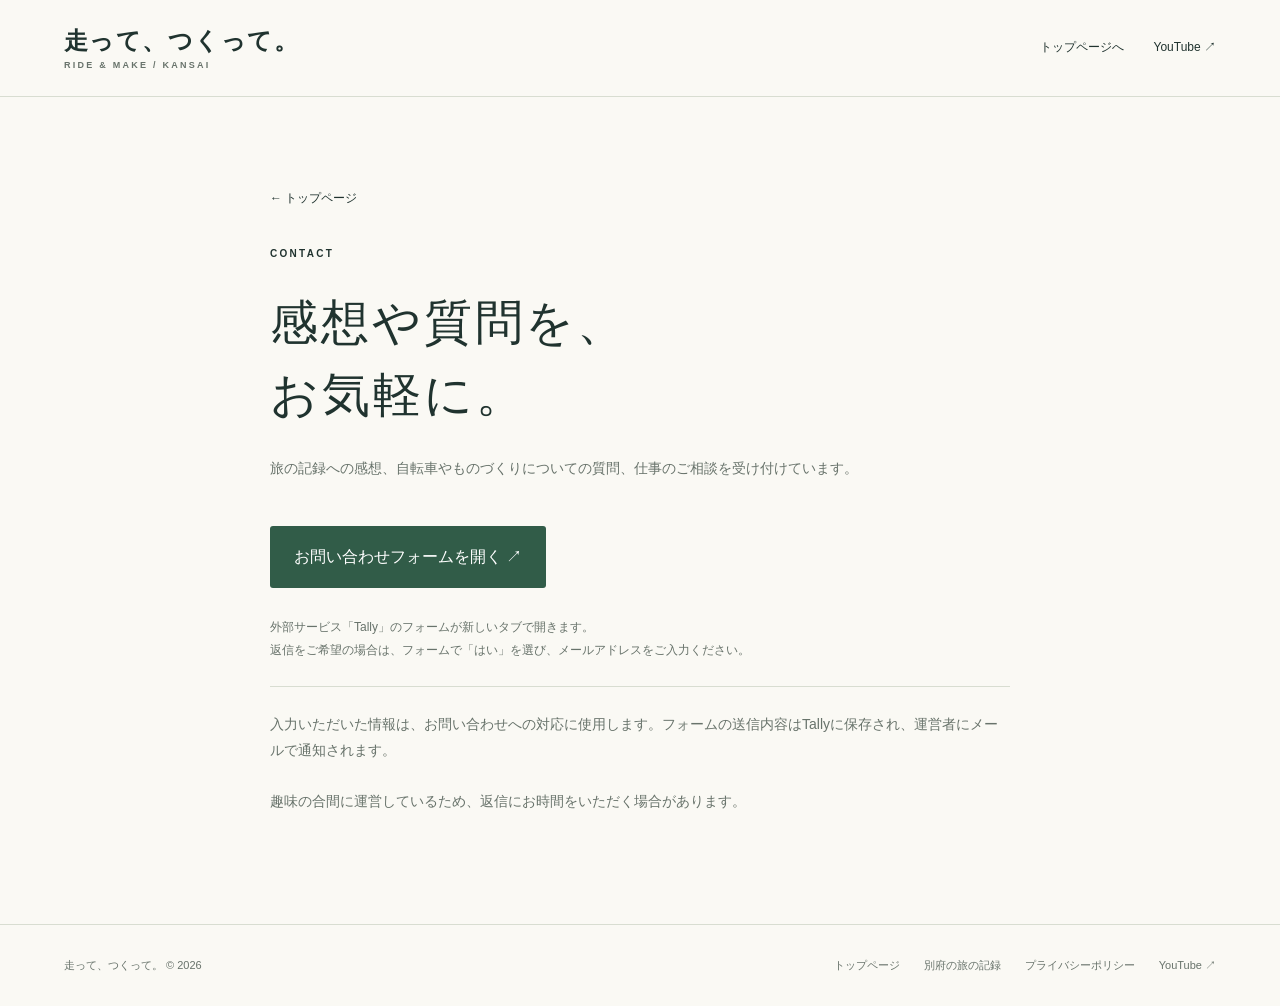
<file: public/contact/index.html>
<!doctype html><html lang="ja"><head><meta charset="utf-8"><meta name="viewport" content="width=device-width,initial-scale=1"><title>お問い合わせ｜走って、つくって。</title><meta name="description" content="旅の感想や質問、ものづくり・仕事のご相談はこちらから。"><style>
:root{--paper:#faf9f4;--ink:#20332f;--muted:#68736b;--green:#315c48;--line:#d8ddd1;--gold:#b39446}*{box-sizing:border-box}html{scroll-behavior:smooth;scroll-padding-top:28px}body{margin:0;background:var(--paper);color:var(--ink);font-family:'Hiragino Kaku Gothic ProN','Yu Gothic',Meiryo,sans-serif;line-height:1.9}a{color:inherit;text-decoration:none}a:focus-visible,summary:focus-visible{outline:3px solid var(--gold);outline-offset:6px}img{display:block;width:100%;height:auto}header{padding:23px 5%;display:flex;justify-content:space-between;align-items:center;gap:30px;border-bottom:1px solid var(--line)}.brand{font-size:24px;font-weight:800;letter-spacing:.06em;line-height:1.5}.brand small{display:block;font-size:9px;letter-spacing:.25em;color:var(--muted)}nav{display:flex;gap:30px;font-size:12px}nav a:hover,.text-link:hover{color:#927027}.eyebrow{font-size:10px;letter-spacing:.23em;font-weight:700}.hero{display:grid;grid-template-columns:.85fr 1.15fr;min-height:610px}.hero-copy{padding:75px 9% 60px 12%;display:flex;flex-direction:column;justify-content:center}.hero-copy .eyebrow{color:var(--gold)}h1,h2,.feature h3{font-family:'Yu Mincho','Hiragino Mincho ProN',serif;font-weight:500}h1{font-size:clamp(38px,4.1vw,62px);line-height:1.5;letter-spacing:.06em;margin:24px 0}p{font-size:14px;margin:0 0 24px}h2{font-size:35px;line-height:1.6;margin:12px 0 20px}h3{line-height:1.6}.hero-copy p{color:var(--muted);line-height:2.2}.hero-image{position:relative;min-height:610px;overflow:hidden}.hero-image img{height:100%;object-fit:cover;object-position:65% center}.hero-image:after{content:'';position:absolute;inset:60% 0 0;background:linear-gradient(transparent,#132d26a1)}.hero-caption{position:absolute;z-index:1;bottom:30px;left:35px;color:white;font-size:11px;letter-spacing:.08em}.button{display:inline-flex;align-items:center;justify-content:space-between;gap:40px;padding:13px 23px;background:var(--ink);color:white;align-self:flex-start;font-size:12px;transition:background .2s}.button:hover{background:#3d6351}.strip{padding:20px 6%;display:flex;justify-content:space-between;gap:20px;border-block:1px solid var(--line);font-size:11px;color:var(--muted)}.wrap{max-width:1160px;margin:auto;padding:85px 30px}.section-head{display:flex;align-items:end;justify-content:space-between;gap:30px;margin-bottom:28px}.section-head h2{margin-bottom:0}.section-head p{margin:0;max-width:380px;color:var(--muted);font-size:13px}.feature{display:grid;grid-template-columns:1.15fr 1fr;background:#eef0e7}.feature-photo{overflow:hidden;min-height:450px}.feature-photo img{height:100%;object-fit:cover;transition:transform .5s}.feature:hover .feature-photo img{transform:scale(1.025)}.feature-copy{padding:44px}.pill{font-size:10px;border:1px solid #a9b5a1;padding:4px 10px;display:inline-block;letter-spacing:.08em}.feature h3{font-size:34px;margin:20px 0}.feature p{color:#556359;font-size:13px}.meta{display:flex;gap:20px;border-block:1px solid #d1d8c8;padding:15px 0;margin:25px 0;font-size:11px}.meta b{display:block;font-size:18px;font-weight:500}.text-link{display:inline-block;border-bottom:1px solid currentColor;font-size:12px;padding-bottom:5px}.latest{display:flex;gap:30px;padding:22px 0;border-bottom:1px solid var(--line);font-size:12px}.latest span{color:var(--muted)}.making{background:#203d32;color:#f5f5ed}.making .wrap{display:grid;grid-template-columns:1fr 1fr;gap:80px}.making p{color:#d0dacd}.making .eyebrow{color:#d5bd78}.project{border-top:1px solid #7d9482;padding:25px 0}.project h3{font-size:21px;font-weight:500;margin:12px 0}.project p{font-size:13px}.status{display:inline-block;color:#dfcb99;font-size:10px;letter-spacing:.12em}.project-details{border-block:1px solid #718373;padding:16px 0}.project-details summary{font-size:12px;cursor:pointer}.project-details p{margin:18px 0 0}.gear{display:grid;grid-template-columns:1fr 1fr;gap:60px;align-items:center}.gear-photo{margin:0;position:relative}.gear-photo img{height:auto;object-fit:contain}.gear-photo figcaption{font-size:10px;color:var(--muted);margin-top:10px}.gear h3{font-size:14px;margin:24px 0 8px}.gear p{font-size:13px;color:var(--muted)}.gear-list{border-top:1px solid var(--line)}.gear-list div{display:grid;grid-template-columns:90px 1fr;gap:20px;border-bottom:1px solid var(--line);padding:15px 0;font-size:12px}.gear-list b{font-weight:500}.gear-list span{color:var(--muted)}.about{border-top:1px solid var(--line)}.about-inner{display:grid;grid-template-columns:1fr 1.25fr;gap:80px}.about p{color:var(--muted)}.experience{display:flex;gap:35px;margin:30px 0}.experience strong{display:block;font-size:25px;font-weight:500}.experience small{font-size:10px;color:var(--muted)}footer{border-top:1px solid var(--line);padding:30px 5%;display:flex;justify-content:space-between;gap:25px;font-size:11px;color:var(--muted)}.footer-links{display:flex;gap:24px}@media(max-width:900px){nav{gap:16px;font-size:11px}.hero{min-height:530px}.hero-copy{padding:45px 9%}.hero-image{min-height:530px}.feature-copy{padding:30px}.feature h3{font-size:29px}.making .wrap,.gear,.about-inner{gap:35px}.wrap{padding:65px 25px}}@media(max-width:650px){header{align-items:flex-start;flex-direction:column;padding:18px 22px;gap:16px}.brand{font-size:22px}nav{width:100%;gap:12px;justify-content:space-between;font-size:10px}.hero{display:flex;flex-direction:column}.hero-copy{padding:45px 25px}.hero-copy p{font-size:13px}h1{font-size:42px;margin:18px 0}.hero-image{min-height:0;height:340px}.hero-caption{left:23px;bottom:20px}.strip{font-size:10px;flex-wrap:wrap;gap:8px 20px;padding:16px 25px}.section-head{display:block}.section-head p{margin-top:18px}.wrap{padding:55px 22px}h2{font-size:29px}.feature,.making .wrap,.gear,.about-inner{grid-template-columns:1fr}.feature-photo{min-height:0;height:260px}.feature-copy{padding:28px}.feature h3{font-size:30px}.latest{gap:16px;align-items:start}.making .wrap{gap:20px}.gear{gap:30px}.about-inner{gap:5px}.experience{gap:30px}footer{flex-direction:column;padding:25px 22px}.footer-links{flex-wrap:wrap;gap:18px}}@media(prefers-reduced-motion:reduce){html{scroll-behavior:auto}*{transition:none!important}}

.contact{max-width:800px;min-height:65vh}.contact h1{font-size:clamp(32px,6vw,48px)}.contact p{color:var(--muted)}.contact-action{display:inline-block;background:var(--green,#315c48);color:white;padding:16px 24px;border-radius:3px;text-decoration:none;margin:20px 0 28px}.contact-note{border-top:1px solid var(--line);padding-top:24px;font-size:12px}.back{font-size:12px;display:inline-block;margin-bottom:35px}

/* フッター項目の追加時も折り返せるようにする */
footer,.footer-links { flex-wrap:wrap; }

/* チャンネルリンクを追加しても既存ナビゲーションを折り返す。 */
header nav { flex-wrap:wrap; }
header nav a { white-space:nowrap; }
#article-body iframe[src*="youtube.com/embed/"], #article-body iframe[src*="youtube-nocookie.com/embed/"] { width:100%; height:auto; aspect-ratio:16/9; border:0; }
</style></head><body><header><a class="brand" href="/">走って、つくって。<small>RIDE & MAKE / KANSAI</small></a><nav aria-label="メインナビゲーション"><a href="/">トップページへ</a>
<a href="https://www.youtube.com/channel/UCoxnBBcvXtO9DqRjDJId24w" target="_blank" rel="noopener noreferrer" aria-label="YouTube：Funky Maguro（新しいタブで開きます）">YouTube ↗</a>
</nav></header><main class="wrap contact"><a class="back" href="/">← トップページ</a><div class="eyebrow">CONTACT</div><h1>感想や質問を、<br>お気軽に。</h1><p>旅の記録への感想、自転車やものづくりについての質問、仕事のご相談を受け付けています。</p><a class="contact-action" href="https://tally.so/r/RWGEgd" target="_blank" rel="noopener noreferrer">お問い合わせフォームを開く ↗</a><p style="font-size:12px">外部サービス「Tally」のフォームが新しいタブで開きます。<br>返信をご希望の場合は、フォームで「はい」を選び、メールアドレスをご入力ください。</p><div class="contact-note"><p>入力いただいた情報は、お問い合わせへの対応に使用します。フォームの送信内容はTallyに保存され、運営者にメールで通知されます。</p><p>趣味の合間に運営しているため、返信にお時間をいただく場合があります。</p></div></main><footer><span>走って、つくって。 © 2026</span><div class="footer-links"><a href="/">トップページ</a><a href="/journey/?slug=beppu">別府の旅の記録</a><a href="/privacy/">プライバシーポリシー</a> <a href="https://www.youtube.com/channel/UCoxnBBcvXtO9DqRjDJId24w" target="_blank" rel="noopener noreferrer" aria-label="YouTube：Funky Maguro（新しいタブで開きます）">YouTube ↗</a></div></footer></body></html>
</file>
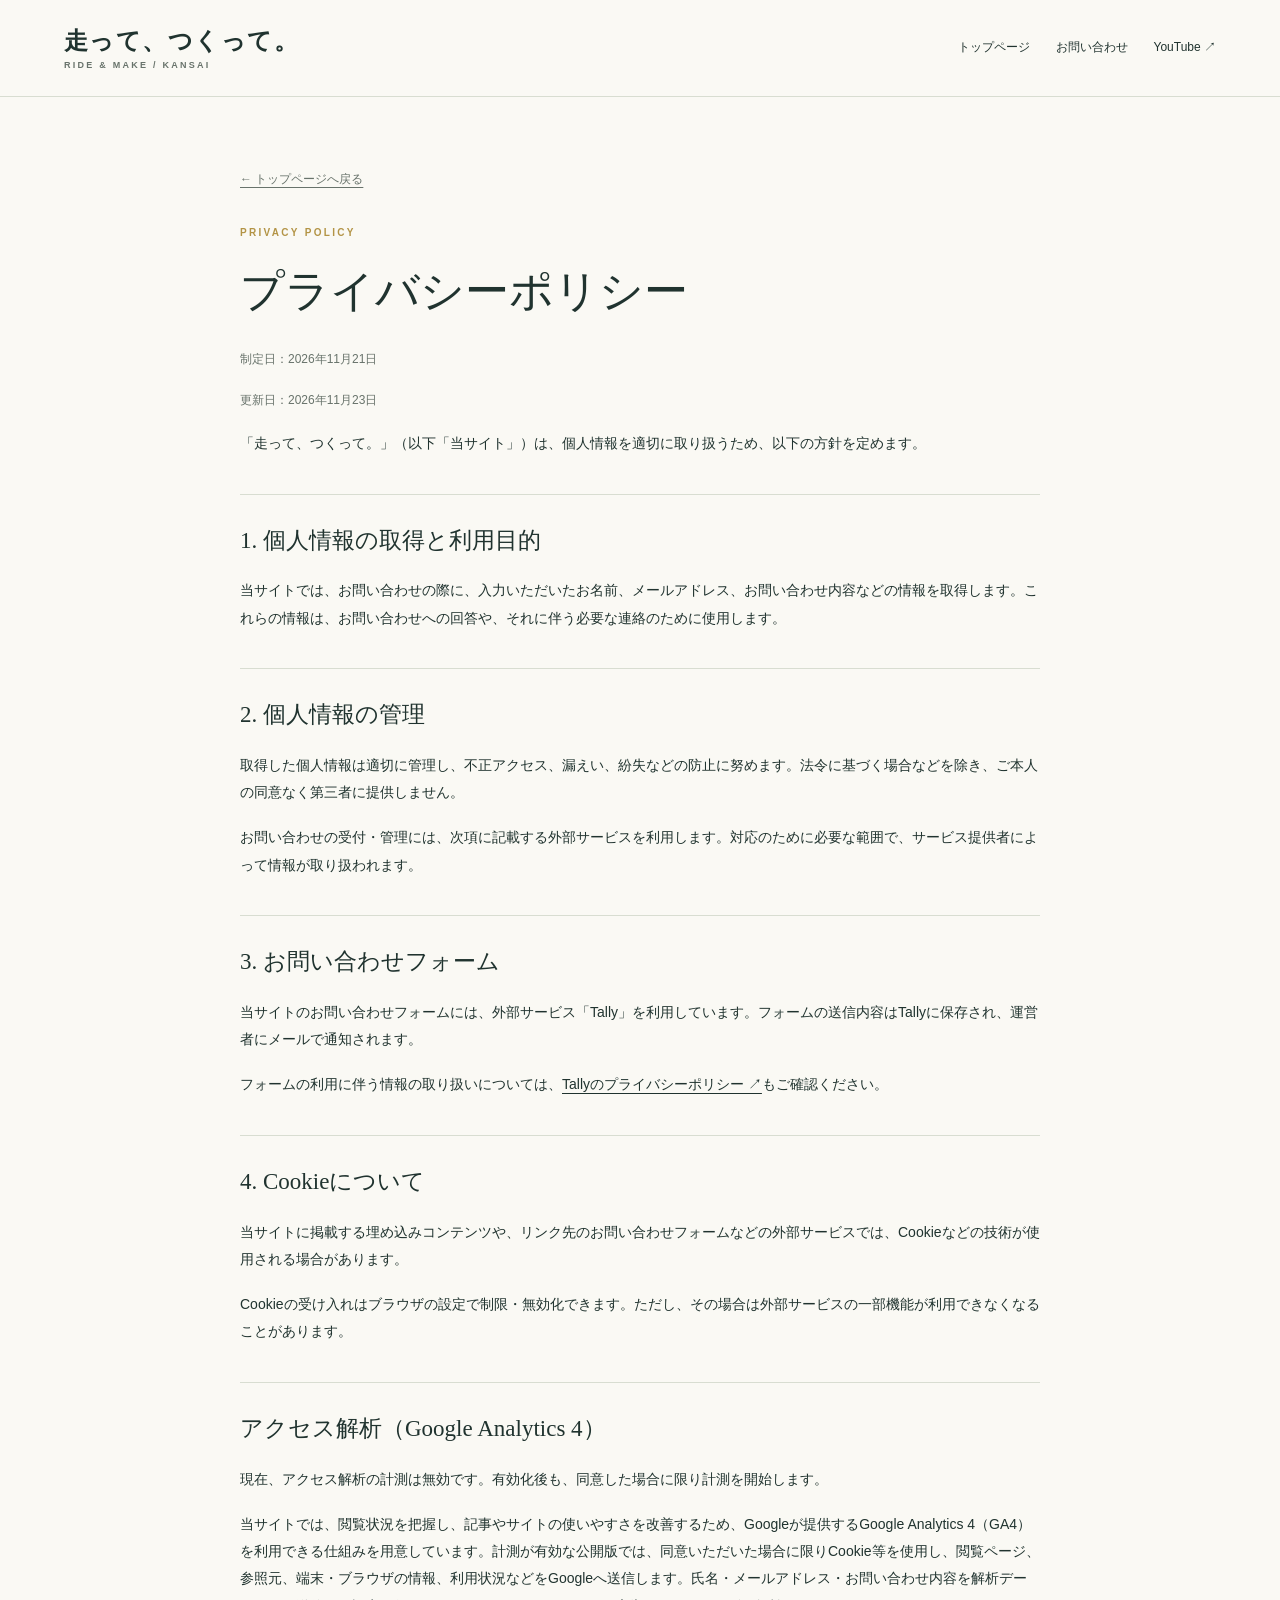
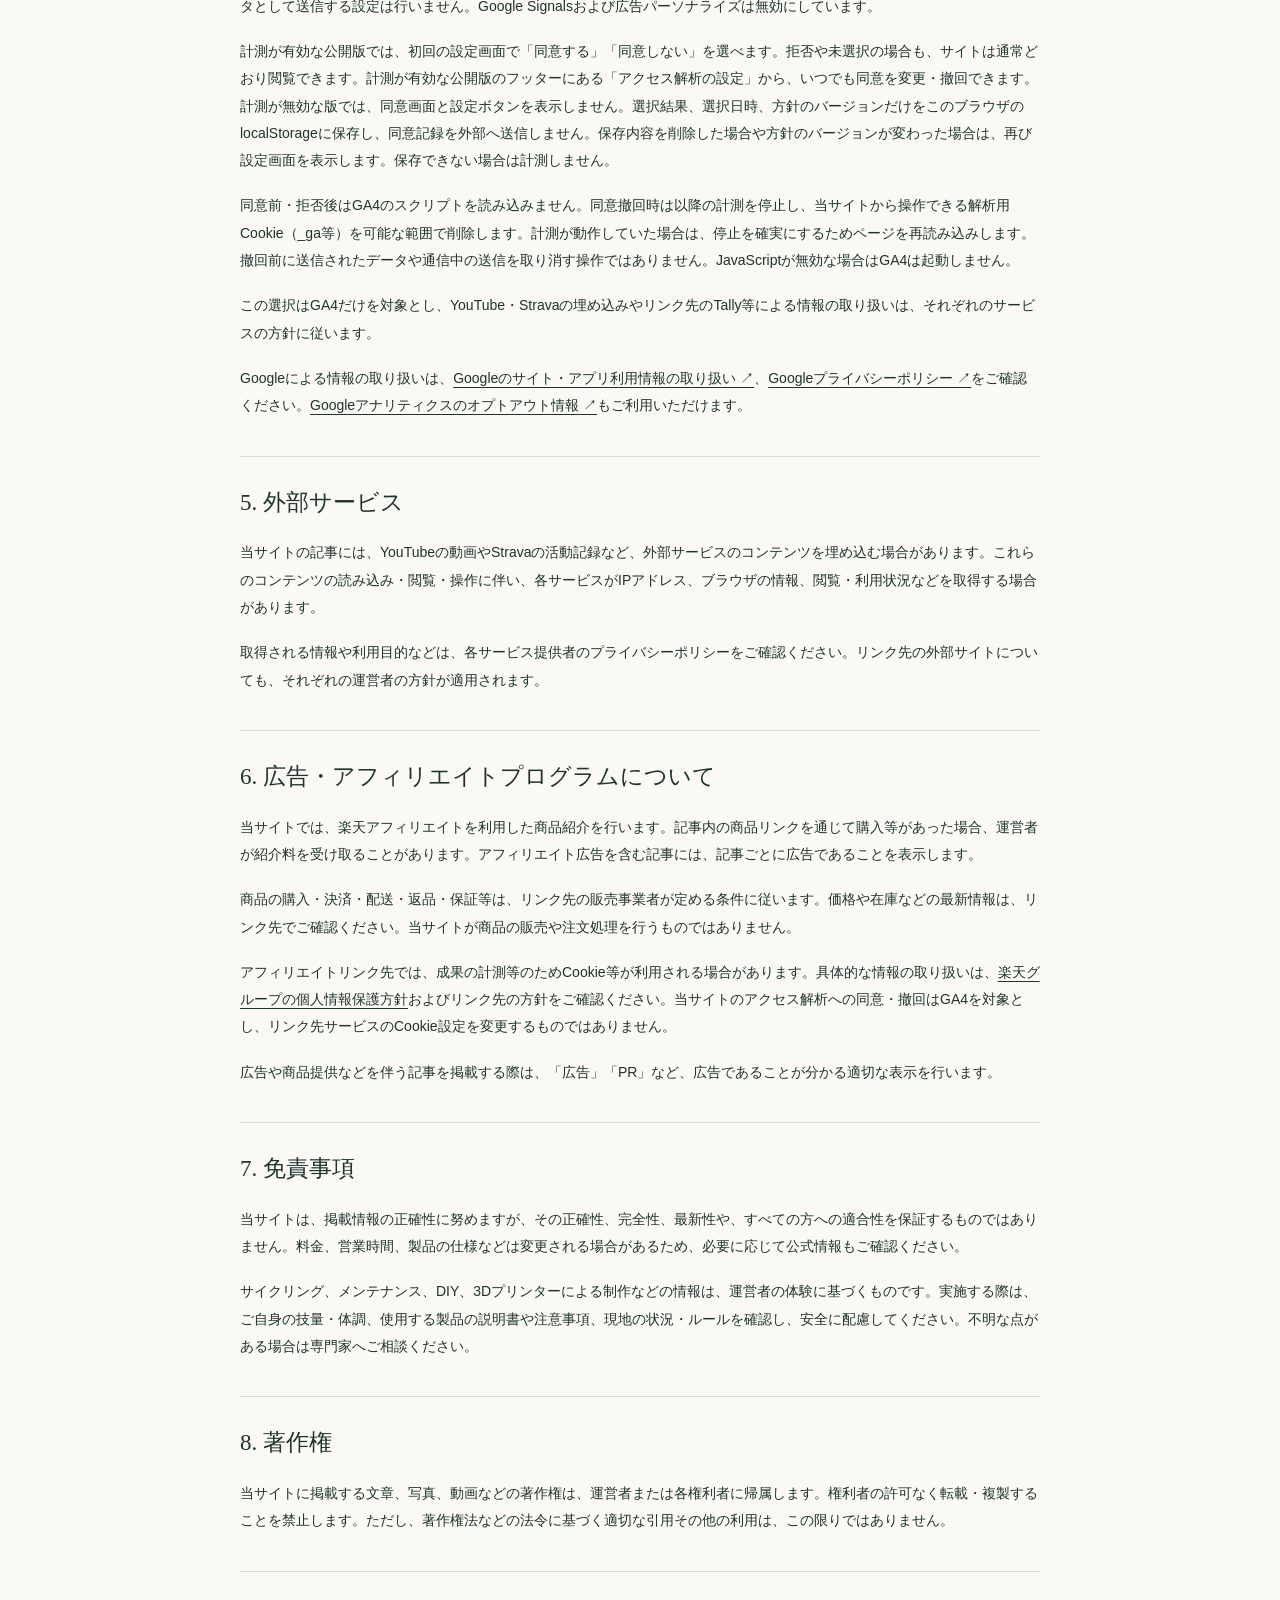
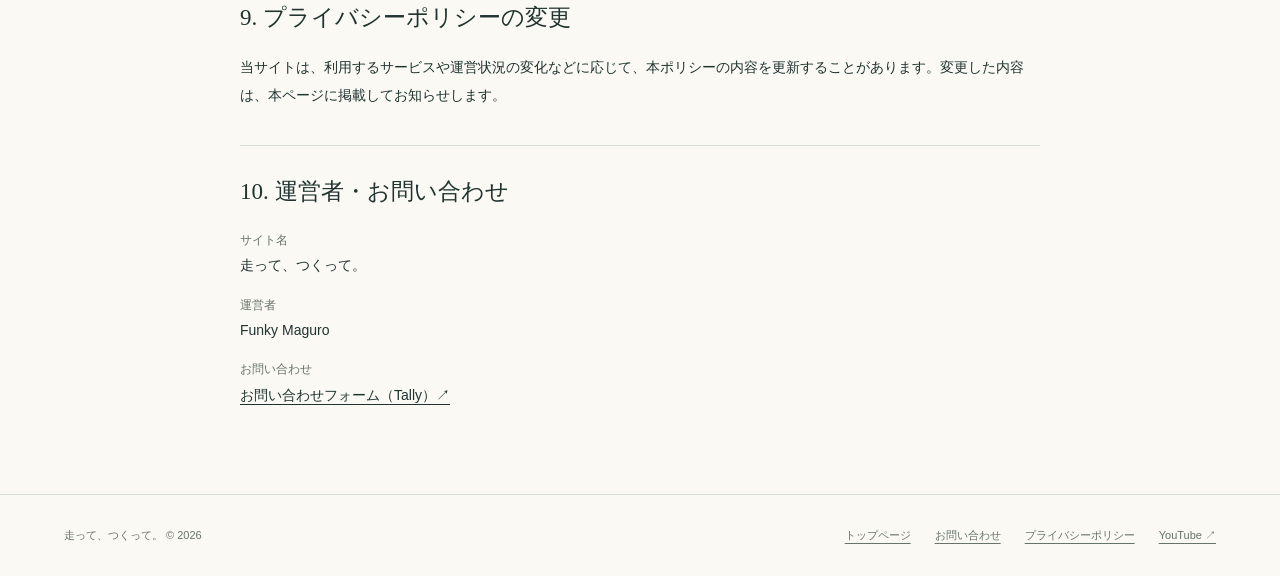
<file: public/privacy/index.html>
<!doctype html>
<html lang="ja">
<head>
  <meta charset="utf-8">
  <meta name="viewport" content="width=device-width,initial-scale=1">
  <title>プライバシーポリシー｜走って、つくって。</title>
  <meta name="description" content="走って、つくって。の個人情報の取り扱い、外部サービス、著作権などについてご案内します。">
  <style>
    :root { --paper:#faf9f4; --ink:#20332f; --muted:#68736b; --green:#315c48; --line:#d8ddd1; --gold:#b39446; }
    * { box-sizing:border-box; }
    body { margin:0; background:var(--paper); color:var(--ink); font-family:'Hiragino Kaku Gothic ProN','Yu Gothic',Meiryo,sans-serif; line-height:1.95; }
    a { color:inherit; text-underline-offset:4px; overflow-wrap:anywhere; }
    a:focus-visible { outline:3px solid var(--gold); outline-offset:5px; }
    header { padding:23px 5%; display:flex; justify-content:space-between; align-items:center; gap:30px; border-bottom:1px solid var(--line); }
    .brand { font-size:24px; font-weight:800; letter-spacing:.06em; line-height:1.5; text-decoration:none; }
    .brand small { display:block; font-size:9px; letter-spacing:.25em; color:var(--muted); }
    nav { display:flex; flex-wrap:wrap; gap:12px 26px; font-size:12px; }
    nav a { text-decoration:none; }
    main { max-width:860px; margin:auto; padding:65px 30px 85px; overflow-wrap:anywhere; }
    .back,.date { font-size:12px; color:var(--muted); }
    .eyebrow { margin-top:30px; font-size:10px; letter-spacing:.23em; font-weight:700; color:var(--gold); }
    h1,h2 { font-family:'Yu Mincho','Hiragino Mincho ProN',serif; font-weight:500; line-height:1.6; }
    h1 { font-size:clamp(28px,4.5vw,44px); margin:15px 0 20px; }
    h2 { font-size:23px; margin:0 0 18px; }
    p,li { font-size:14px; }
    p { margin:0 0 18px; }
    section { border-top:1px solid var(--line); padding-top:28px; margin-top:36px; }
    ul { padding-left:1.5em; }
    dl { margin:0; }
    dt { font-size:12px; color:var(--muted); margin-top:14px; }
    dd { margin:0; font-size:14px; }
    footer { border-top:1px solid var(--line); padding:30px 5%; display:flex; flex-wrap:wrap; justify-content:space-between; gap:25px; font-size:11px; color:var(--muted); }
    .footer-links { display:flex; flex-wrap:wrap; gap:18px 24px; }
    @media(max-width:650px) {
      header { flex-direction:column; align-items:flex-start; padding:18px 22px; gap:16px; }
      .brand { font-size:22px; }
      nav { font-size:11px; gap:12px 18px; }
      main { padding:40px 22px 55px; }
      h2 { font-size:21px; }
      footer { flex-direction:column; padding:25px 22px; }
    }

/* チャンネルリンクを追加しても既存ナビゲーションを折り返す。 */
header nav { flex-wrap:wrap; }
header nav a { white-space:nowrap; }
#article-body iframe[src*="youtube.com/embed/"], #article-body iframe[src*="youtube-nocookie.com/embed/"] { width:100%; height:auto; aspect-ratio:16/9; border:0; }
</style>
</head>
<body>
  <header>
    <a class="brand" href="/">走って、つくって。<small>RIDE &amp; MAKE / KANSAI</small></a>
    <nav aria-label="メインナビゲーション"><a href="/">トップページ</a><a href="/contact/">お問い合わせ</a>
<a href="https://www.youtube.com/channel/UCoxnBBcvXtO9DqRjDJId24w" target="_blank" rel="noopener noreferrer" aria-label="YouTube：Funky Maguro（新しいタブで開きます）">YouTube ↗</a>
</nav>
  </header>
  <main>
    <a class="back" href="/">← トップページへ戻る</a>
    <div class="eyebrow">PRIVACY POLICY</div>
    <h1>プライバシーポリシー</h1>
    <p class="date">制定日：<time datetime="2026-11-21">2026年11月21日</time></p>
    <p class="date">更新日：<time datetime="2026-11-23">2026年11月23日</time></p>
    <p>「走って、つくって。」（以下「当サイト」）は、個人情報を適切に取り扱うため、以下の方針を定めます。</p>
    <section aria-labelledby="personal-information">
      <h2 id="personal-information">1. 個人情報の取得と利用目的</h2>
      <p>当サイトでは、お問い合わせの際に、入力いただいたお名前、メールアドレス、お問い合わせ内容などの情報を取得します。これらの情報は、お問い合わせへの回答や、それに伴う必要な連絡のために使用します。</p>
    </section>
    <section aria-labelledby="management">
      <h2 id="management">2. 個人情報の管理</h2>
      <p>取得した個人情報は適切に管理し、不正アクセス、漏えい、紛失などの防止に努めます。法令に基づく場合などを除き、ご本人の同意なく第三者に提供しません。</p>
      <p>お問い合わせの受付・管理には、次項に記載する外部サービスを利用します。対応のために必要な範囲で、サービス提供者によって情報が取り扱われます。</p>
    </section>
    <section aria-labelledby="contact-form">
      <h2 id="contact-form">3. お問い合わせフォーム</h2>
      <p>当サイトのお問い合わせフォームには、外部サービス「Tally」を利用しています。フォームの送信内容はTallyに保存され、運営者にメールで通知されます。</p>
      <p>フォームの利用に伴う情報の取り扱いについては、<a href="https://tally.so/help/privacy-policy" target="_blank" rel="noopener noreferrer">Tallyのプライバシーポリシー ↗</a>もご確認ください。</p>
    </section>
    <section aria-labelledby="cookies">
      <h2 id="cookies">4. Cookieについて</h2>
      <p>当サイトに掲載する埋め込みコンテンツや、リンク先のお問い合わせフォームなどの外部サービスでは、Cookieなどの技術が使用される場合があります。</p>
      <p>Cookieの受け入れはブラウザの設定で制限・無効化できます。ただし、その場合は外部サービスの一部機能が利用できなくなることがあります。</p>
    </section>
    <section aria-labelledby="analytics">
      <h2 id="analytics">アクセス解析（Google Analytics 4）</h2>
      <p id="analytics-policy-status">現在、アクセス解析の計測は無効です。有効化後も、同意した場合に限り計測を開始します。</p>
      <p>当サイトでは、閲覧状況を把握し、記事やサイトの使いやすさを改善するため、Googleが提供するGoogle Analytics 4（GA4）を利用できる仕組みを用意しています。計測が有効な公開版では、同意いただいた場合に限りCookie等を使用し、閲覧ページ、参照元、端末・ブラウザの情報、利用状況などをGoogleへ送信します。氏名・メールアドレス・お問い合わせ内容を解析データとして送信する設定は行いません。Google Signalsおよび広告パーソナライズは無効にしています。</p>
      <p>計測が有効な公開版では、初回の設定画面で「同意する」「同意しない」を選べます。拒否や未選択の場合も、サイトは通常どおり閲覧できます。計測が有効な公開版のフッターにある「アクセス解析の設定」から、いつでも同意を変更・撤回できます。計測が無効な版では、同意画面と設定ボタンを表示しません。選択結果、選択日時、方針のバージョンだけをこのブラウザのlocalStorageに保存し、同意記録を外部へ送信しません。保存内容を削除した場合や方針のバージョンが変わった場合は、再び設定画面を表示します。保存できない場合は計測しません。</p>
      <p>同意前・拒否後はGA4のスクリプトを読み込みません。同意撤回時は以降の計測を停止し、当サイトから操作できる解析用Cookie（_ga等）を可能な範囲で削除します。計測が動作していた場合は、停止を確実にするためページを再読み込みします。撤回前に送信されたデータや通信中の送信を取り消す操作ではありません。JavaScriptが無効な場合はGA4は起動しません。</p>
      <p>この選択はGA4だけを対象とし、YouTube・Stravaの埋め込みやリンク先のTally等による情報の取り扱いは、それぞれのサービスの方針に従います。</p>
      <p>Googleによる情報の取り扱いは、<a href="https://policies.google.com/technologies/partner-sites?hl=ja" target="_blank" rel="noopener noreferrer">Googleのサイト・アプリ利用情報の取り扱い ↗</a>、<a href="https://policies.google.com/privacy?hl=ja" target="_blank" rel="noopener noreferrer">Googleプライバシーポリシー ↗</a>をご確認ください。<a href="https://tools.google.com/dlpage/gaoptout?hl=ja" target="_blank" rel="noopener noreferrer">Googleアナリティクスのオプトアウト情報 ↗</a>もご利用いただけます。</p>
      <noscript><p>JavaScriptが無効なため、GA4は起動していません。同意設定画面はJavaScriptが有効な場合に利用できます。</p></noscript>
    </section>
    <section aria-labelledby="external-services">
      <h2 id="external-services">5. 外部サービス</h2>
      <p>当サイトの記事には、YouTubeの動画やStravaの活動記録など、外部サービスのコンテンツを埋め込む場合があります。これらのコンテンツの読み込み・閲覧・操作に伴い、各サービスがIPアドレス、ブラウザの情報、閲覧・利用状況などを取得する場合があります。</p>
      <p>取得される情報や利用目的などは、各サービス提供者のプライバシーポリシーをご確認ください。リンク先の外部サイトについても、それぞれの運営者の方針が適用されます。</p>
    </section>
    <section aria-labelledby="advertising">
      <h2 id="advertising">6. 広告・アフィリエイトプログラムについて</h2>
      <p>当サイトでは、楽天アフィリエイトを利用した商品紹介を行います。記事内の商品リンクを通じて購入等があった場合、運営者が紹介料を受け取ることがあります。アフィリエイト広告を含む記事には、記事ごとに広告であることを表示します。</p>
      <p>商品の購入・決済・配送・返品・保証等は、リンク先の販売事業者が定める条件に従います。価格や在庫などの最新情報は、リンク先でご確認ください。当サイトが商品の販売や注文処理を行うものではありません。</p>
      <p>アフィリエイトリンク先では、成果の計測等のためCookie等が利用される場合があります。具体的な情報の取り扱いは、<a href="https://privacy.rakuten.co.jp/" target="_blank" rel="noopener noreferrer">楽天グループの個人情報保護方針</a>およびリンク先の方針をご確認ください。当サイトのアクセス解析への同意・撤回はGA4を対象とし、リンク先サービスのCookie設定を変更するものではありません。</p>
      <p>広告や商品提供などを伴う記事を掲載する際は、「広告」「PR」など、広告であることが分かる適切な表示を行います。</p>
    </section>
    <section aria-labelledby="disclaimer">
      <h2 id="disclaimer">7. 免責事項</h2>
      <p>当サイトは、掲載情報の正確性に努めますが、その正確性、完全性、最新性や、すべての方への適合性を保証するものではありません。料金、営業時間、製品の仕様などは変更される場合があるため、必要に応じて公式情報もご確認ください。</p>
      <p>サイクリング、メンテナンス、DIY、3Dプリンターによる制作などの情報は、運営者の体験に基づくものです。実施する際は、ご自身の技量・体調、使用する製品の説明書や注意事項、現地の状況・ルールを確認し、安全に配慮してください。不明な点がある場合は専門家へご相談ください。</p>
    </section>
    <section aria-labelledby="copyright">
      <h2 id="copyright">8. 著作権</h2>
      <p>当サイトに掲載する文章、写真、動画などの著作権は、運営者または各権利者に帰属します。権利者の許可なく転載・複製することを禁止します。ただし、著作権法などの法令に基づく適切な引用その他の利用は、この限りではありません。</p>
    </section>
    <section aria-labelledby="changes">
      <h2 id="changes">9. プライバシーポリシーの変更</h2>
      <p>当サイトは、利用するサービスや運営状況の変化などに応じて、本ポリシーの内容を更新することがあります。変更した内容は、本ページに掲載してお知らせします。</p>
    </section>
    <section aria-labelledby="operator">
      <h2 id="operator">10. 運営者・お問い合わせ</h2>
      <dl>
        <dt>サイト名</dt><dd>走って、つくって。</dd>
        <dt>運営者</dt><dd>Funky Maguro</dd>
        <dt>お問い合わせ</dt><dd><a href="https://tally.so/r/RWGEgd" target="_blank" rel="noopener noreferrer">お問い合わせフォーム（Tally）↗</a></dd>
      </dl>
    </section>
  </main>
  <footer>
    <span>走って、つくって。 © 2026</span>
    <div class="footer-links"><a href="/">トップページ</a><a href="/contact/">お問い合わせ</a><a href="/privacy/" aria-current="page">プライバシーポリシー</a> <a href="https://www.youtube.com/channel/UCoxnBBcvXtO9DqRjDJId24w" target="_blank" rel="noopener noreferrer" aria-label="YouTube：Funky Maguro（新しいタブで開きます）">YouTube ↗</a></div>
  </footer>
</body>
</html>
</file>
